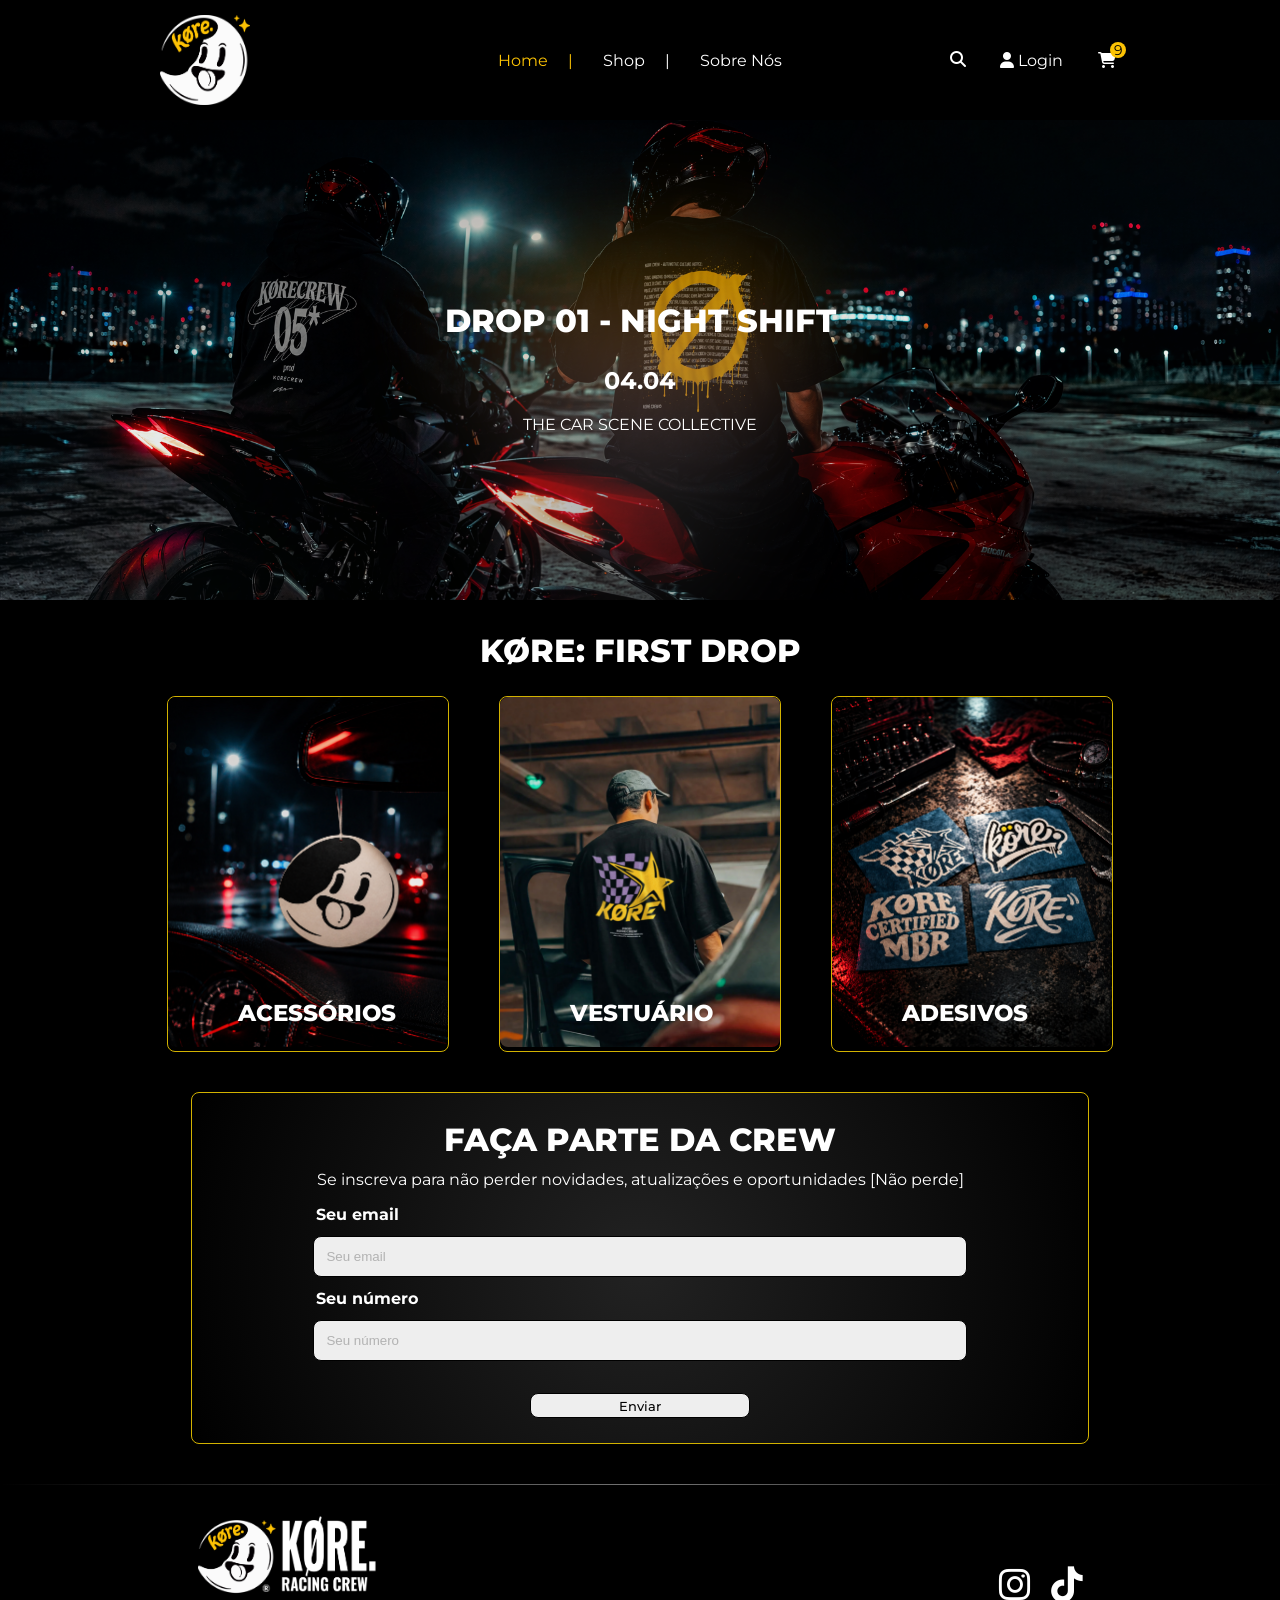
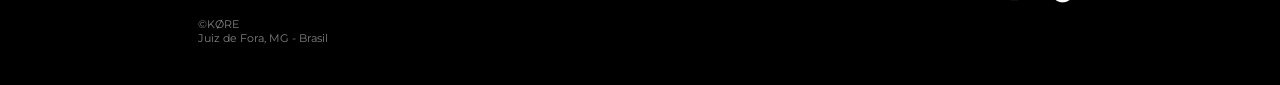
<file: index.html>
<!DOCTYPE html>
<html>
<head>
    <meta name="viewport" content="width=device-width, initial-scale=1.0">
    <link rel="icon" href="images/korelogo.png" type="image/png">
    <title>køre</title>
    <link rel="preconnect" href="https://fonts.googleapis.com">
    <link rel="preconnect" href="https://fonts.gstatic.com" crossorigin>
    <link href="https://fonts.googleapis.com/css2?family=Montserrat:ital,wght@0,100..900;1,100..900&display=swap" rel="stylesheet">
    <link rel="stylesheet" href="https://cdnjs.cloudflare.com/ajax/libs/font-awesome/6.5.0/css/all.min.css">
    <link rel="stylesheet" href="style.css">
</head>

<body>
    <header>
        <div class="header-container">
            <button class="menu-hamburger">
                <i class="fa-solid fa-bars"></i>
            </button>
            <a href="index.html" class="header-logo">
                <img src="images/korelogo.png" width="150">
            </a>
            <nav>
                <a href="index.html" class="active">Home</a>
                <a href="shop.html">Shop</a>
                <a href="sobre-nós.html">Sobre Nós</a>
            </nav>
            <div class="header-actions">
                <button>
                    <i class="fa-solid fa-search"></i>
                </button>
                <a href="login.html" class="login-link">
                    <i class="fa-solid fa-user"></i>
                    <span>Login</span>
                </a>
                <a href="carrinho.html" class="cart">
                    <i class="fa-solid fa-cart-shopping"></i>
                    <span>9</span>
                </a>
            </div>
        </div>
        <div class="menu-mobile">
            <a href="index.html">Home</a>
            <a href="shop.html">Shop</a>
            <a href="sobre-nós.html">Sobre Nós</a>
        </div>
    </header>
    
    <main>
        <section class="banner">
            <img src="images/bannerprincipal.png">
            <div class="banner-content">
               <h1>DROP 01 - NIGHT SHIFT</h1>
                <h2>04.04</h2>
                <p>THE CAR SCENE COLLECTIVE</p> 
            </div>  
        </section>
        <section class="drop">
            <h2>KØRE: FIRST DROP</h2>
            <div class="drop-content">
                <a href="acessorios.html" class="drop-card">
                    <img src="images/criativoaromatizador.png">
                    <h2>ACESSÓRIOS</h2>
                </a>
                <a href="camisetas.html" class="drop-card">
                    <img src="images/starboyshirt.jpg">
                    <h2>VESTUÁRIO</h2>
                </a>
                <a href="adesivos.html" class="drop-card">
                    <img src="images/criativoadesivos.png">
                    <h2> ADESIVOS</h2>
                </a>
            </div>
            </section>
        <section class="newsletter">
            <h1>FAÇA PARTE DA CREW</h1>
            <p>Se inscreva para não perder novidades, atualizações e oportunidades [Não perde]</p>
            <div class="newsletter-content">
                <label for="email">Seu email</label>
                <input id="email" type="email" placeholder="Seu email">
                <label for="number">Seu número</label>
                <input id="number" type="number" placeholder="Seu número">
                <button>Enviar</button>
            </div>
        </section>
    </main>
    <footer>
        <div class="footer-container">
            <div class="footer-left">
                <img src="images/krclogo.png" alt="logokorefooter">
                <div class="footer-text">
                    <p>©KØRE</p>
                    <p>Juiz de Fora, MG - Brasil</p>
            </div>
        </div>
              
        
        <div class="footer-right">
            <a href="https://www.instagram.com/korecrew.co/" target="_blank">
                <i class="fa-brands fa-instagram"></i>
            </a>
            <a href="https://www.tiktok.com/@korecrew.co?_r=1&_t=ZS-95cFdVkS3Av" target="_blank">
                <i class="fa-brands fa-tiktok"></i>
            </a>
        </div>
    </footer>

<script src="script.js"></script>
</body>
</html>
</file>
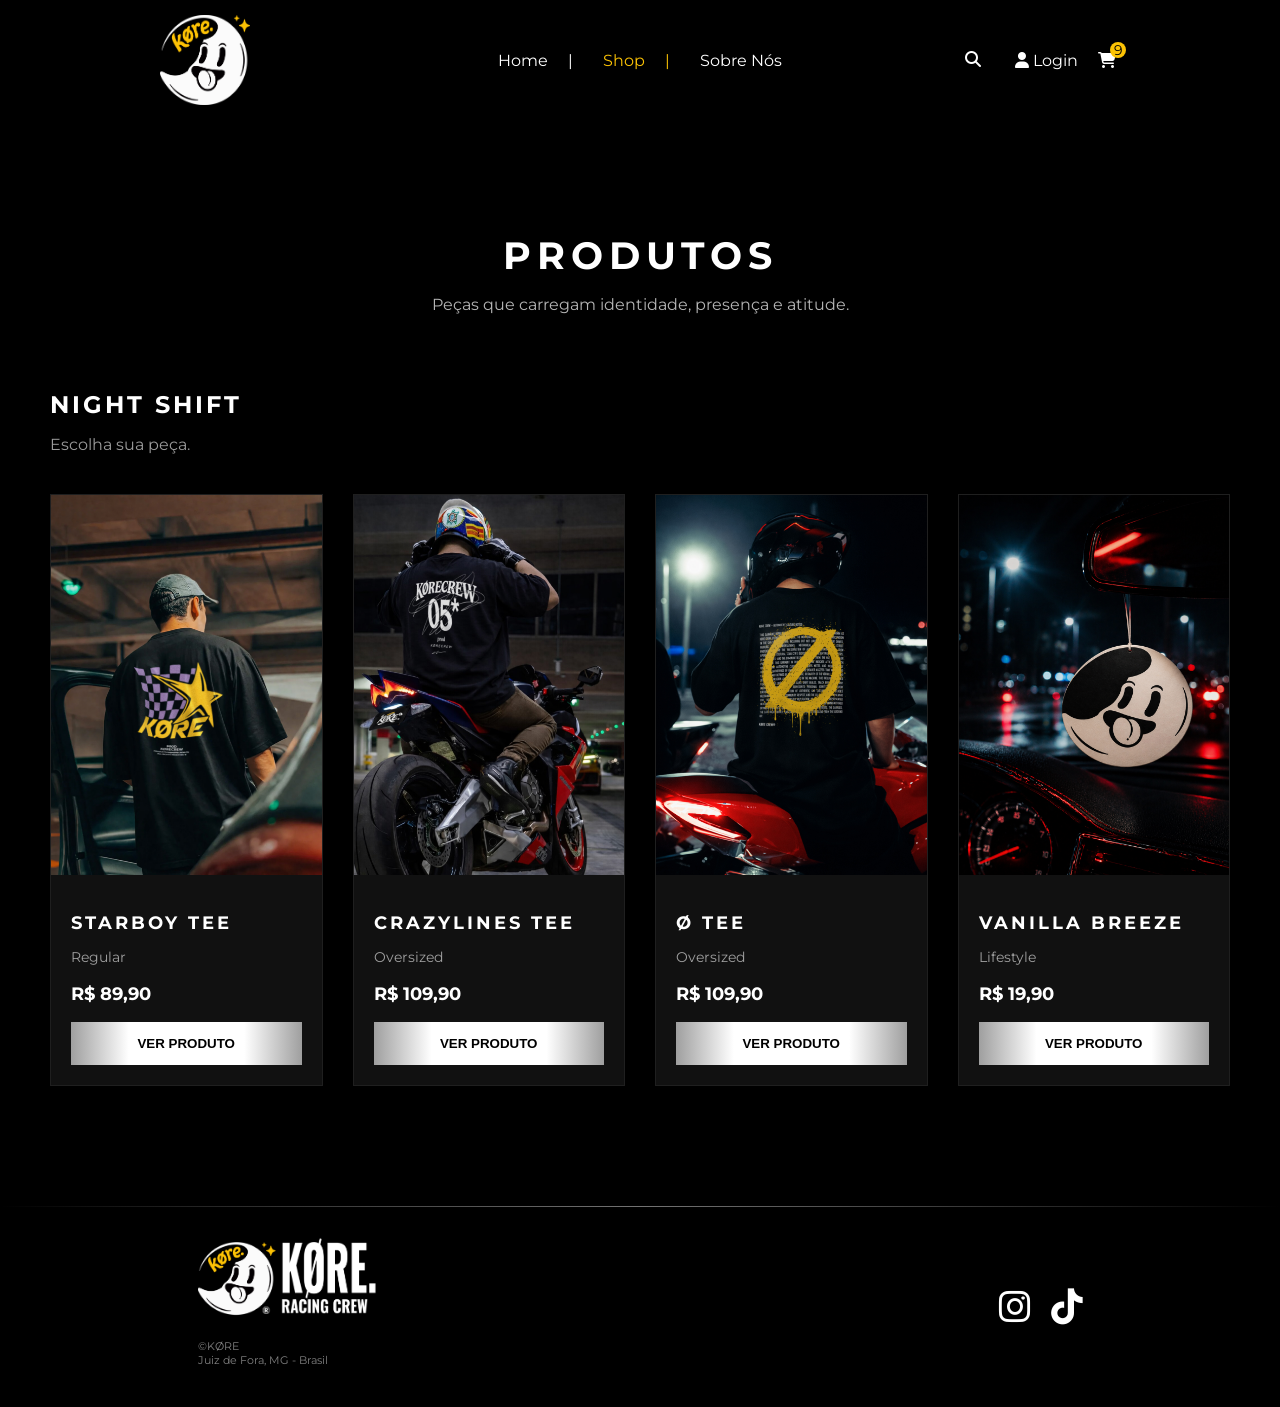
<file: shop.html>
<!DOCTYPE html>
<html>
<head>
    <meta name="viewport" content="width=device-width, initial-scale=1.0">  
    <link rel="icon" href="images/korelogo.png" type="image/png">
    <title>køre</title>
    <link rel="preconnect" href="https://fonts.googleapis.com">
    <link rel="preconnect" href="https://fonts.gstatic.com" crossorigin>
    <link href="https://fonts.googleapis.com/css2?family=Montserrat:ital,wght@0,100..900;1,100..900&display=swap" rel="stylesheet">
    <link rel="stylesheet" href="https://cdnjs.cloudflare.com/ajax/libs/font-awesome/6.5.0/css/all.min.css">
    <link rel="stylesheet" href="style.css">
    <link rel="stylesheet" href="produtos.css">
</head>

<body>
    <header>
        <div class="header-container">
            <a href="index.html" class="header-logo"><img src="images/korelogo.png" width="150"></a>
            <nav>
                <a href="index.html">Home</a>
                <a href="shop.html" class="active">Shop</a>
                <a href="sobre-nós.html">Sobre Nós</a>
            </nav>
            <div class="header-actions">
                <button>
                    <i class="fa-solid fa-search"></i>
                </button>
                <a href="login.html"><i class="fa-solid fa-user"></i>Login</a>
                <a href="carrinho.html" class="cart">
                    <i class="fa-solid fa-cart-shopping"></i>
                    <span>9</span>
                </a>
            </div>
        </div>
    </header>

    <main class="produtos-page">
        <section class="produtos-hero">
            <h1>PRODUTOS</h1>
            <p>Peças que carregam identidade, presença e atitude.</p>
        </section>

        <section class="produtos-lista">
            <div class="produtos-topo">
                <h2>NIGHT SHIFT</h2>
                <p>Escolha sua peça.</p>
            </div>
            <div class="produtos-grid">
                <article class="produto-card">
                    <img src="images/starboyshirt.jpg" alt="Camiseta Starboy">
                    <div class="produto-info">
                        <h3>STARBOY TEE</h3>
                        <p class="produto-modelo">Regular</p>
                        <p class="produto-preco">R$ 89,90</p>
                        <button>VER PRODUTO</button>
                    </div>
                </article>
                
                <article class="produto-card">
                    <img src="images/crazylinesshirt.jpg" alt="Camiseta Crazylines">
                    <div class="produto-info">
                        <h3>CRAZYLINES TEE</h3>
                        <p class="produto-modelo">Oversized</p>
                        <p class="produto-preco">R$ 109,90</p>
                        <button>VER PRODUTO</button>
                    </div>
                </article>

                <article class="produto-card">
                    <img src="images/øshirt.jpg" alt="Camiseta Ø">
                    <div class="produto-info">
                        <h3>Ø TEE</h3>
                        <p class="produto-modelo">Oversized</p>
                        <p class="produto-preco">R$ 109,90</p>
                        <button>VER PRODUTO</button>
                    </div>
                </article>

                <article class="produto-card">
                    <img src="images/criativoaromatizador.png" alt="aromatizador">
                    <div class="produto-info">
                        <h3>VANILLA BREEZE</h3>
                        <p class="produto-modelo">Lifestyle</p>
                        <p class="produto-preco">R$ 19,90</p>
                        <button>VER PRODUTO</button>
                    </div>
                </article>
            </div>
        </section>

    </main>






    <footer>
        <div class="footer-container">
            <div class="footer-left">
                <img src="images/krclogo.png" alt="logokorefooter">
                <div class="footer-text">
                    <p>©KØRE</p>
                    <p>Juiz de Fora, MG - Brasil</p>
            </div>
        </div>
              
        
        <div class="footer-right">
            <a href="https://www.instagram.com/korecrew.co/" target="_blank">
                <i class="fa-brands fa-instagram"></i>
            </a>
            <a href="https://www.tiktok.com/@korecrew.co?_r=1&_t=ZS-95cFdVkS3Av" target="_blank">
                <i class="fa-brands fa-tiktok"></i>
            </a>
        </div>
    </footer>

<script src="script.js"></script>
</body>
</html>
</file>
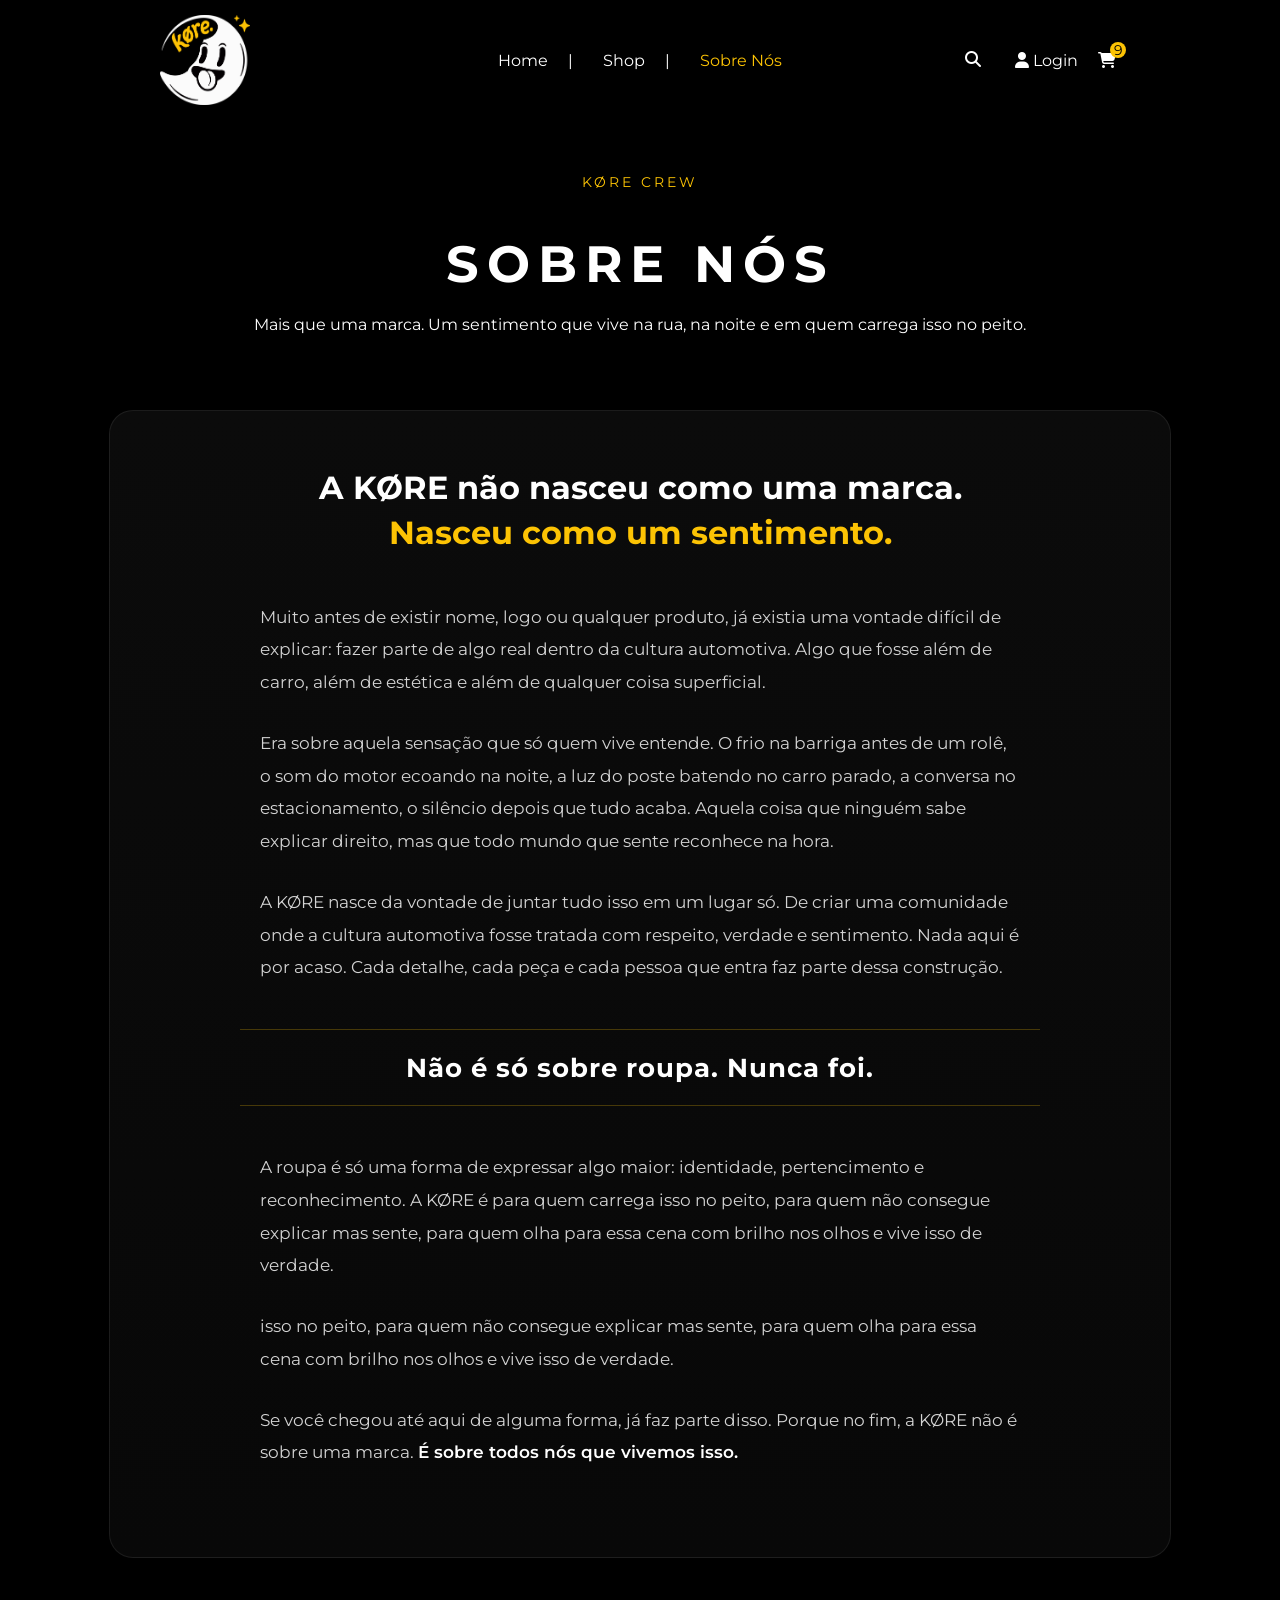
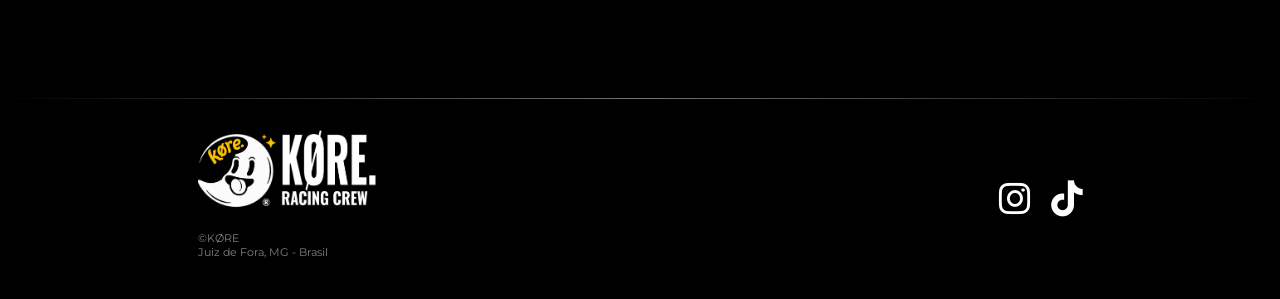
<file: sobre-nós.html>
<!DOCTYPE html>
<html>
<head>
    <meta name="viewport" content="width=device-width, initial-scale=1.0">
    <link rel="icon" href="images/korelogo.png" type="image/png">
    <title>køre</title>
    <link rel="preconnect" href="https://fonts.googleapis.com">
    <link rel="preconnect" href="https://fonts.gstatic.com" crossorigin>
    <link href="https://fonts.googleapis.com/css2?family=Montserrat:ital,wght@0,100..900;1,100..900&display=swap" rel="stylesheet">
    <link rel="stylesheet" href="https://cdnjs.cloudflare.com/ajax/libs/font-awesome/6.5.0/css/all.min.css">
    <link rel="stylesheet" href="style.css">
    <link rel="stylesheet" href="sobre-nós.css">
</head>

<body>
    <header>
        <div class="header-container">
            <a href="index.html" class="header-logo"><img src="images/korelogo.png" width="150"></a>
            <nav>
                <a href="index.html">Home</a>
                <a href="shop.html">Shop</a>
                <a href="sobre-nós.html" class="active">Sobre Nós</a>
            </nav>
            <div class="header-actions">
                <button>
                    <i class="fa-solid fa-search"></i>
                </button>
                <a href="login.html"><i class="fa-solid fa-user"></i>Login</a>
                <a href="carrinho.html" class="cart">
                    <i class="fa-solid fa-cart-shopping"></i>
                    <span>9</span>
                </a>
            </div>
        </div>
    </header>   

    <main class="sobre-nos-page">
        <section class="sobre-nos-hero">
            <p class="sobre-tag">KØRE CREW</p>
            <h1>SOBRE NÓS</h1>
            <p class="sobre-titulo">Mais que uma marca. Um sentimento que vive na rua, na noite e em quem carrega isso no peito.</p>
        </section>

        <section class="sobre-manifesto">
            <div class="manifesto-box">
                <p class="manifesto-intro">A KØRE não nasceu como uma marca.
                <span>Nasceu como um sentimento.</span>
                </p>

                <div class="manifesto-texto">
                    <p>
                        Muito antes de existir nome, logo ou qualquer produto, já existia uma vontade difícil de explicar: fazer parte de algo real dentro da cultura automotiva. Algo que fosse além de carro, além de estética e além de qualquer coisa superficial.
                    </p>

                    <p>
                        Era sobre aquela sensação que só quem vive entende. O frio na barriga antes de um rolê, o som do motor ecoando na noite, a luz do poste batendo no carro parado, a conversa no estacionamento, o silêncio depois que tudo acaba. Aquela coisa que ninguém sabe explicar direito, mas que todo mundo que sente reconhece na hora.
                    </p>

                    <p>
                        A KØRE nasce da vontade de juntar tudo isso em um lugar só. De criar uma comunidade onde a cultura automotiva fosse tratada com respeito, verdade e sentimento. Nada aqui é por acaso. Cada detalhe, cada peça e cada pessoa que entra faz parte dessa construção.
                    </p> 
                </div>

                <p class="manifesto-destaque">
                    Não é só sobre roupa. Nunca foi.
                </p>

                <div class="manifesto-texto">
                    <p>
                        A roupa é só uma forma de expressar algo maior: identidade, pertencimento e reconhecimento. A KØRE é para quem carrega isso no peito, para quem não consegue explicar mas sente, para quem olha para essa cena com brilho nos olhos e vive isso de verdade.
                    </p>

                    <p>
                        isso no peito, para quem não consegue explicar mas sente, para quem olha para essa cena com brilho nos olhos e vive isso de verdade.
                    </p>

                    <p>
                        Se você chegou até aqui de alguma forma, já faz parte disso. Porque no fim, a KØRE não é sobre uma marca.
                        <span>É sobre todos nós que vivemos isso.</span>
                    </p>
                </div>
            </div>
        </section>
    </main> 






    <footer>
        <div class="footer-container">
            <div class="footer-left">
                <img src="images/krclogo.png" alt="logokorefooter">
                <div class="footer-text">
                    <p>©KØRE</p>
                    <p>Juiz de Fora, MG - Brasil</p>
            </div>
        </div>
              
        
        <div class="footer-right">
            <a href="https://www.instagram.com/korecrew.co/" target="_blank">
                <i class="fa-brands fa-instagram"></i>
            </a>
            <a href="https://www.tiktok.com/@korecrew.co?_r=1&_t=ZS-95cFdVkS3Av" target="_blank">
                <i class="fa-brands fa-tiktok"></i>
            </a>
        </div>
    </footer>

<script src="script.js"></script>
</body>
</html>
</file>
<file: style.css>
body {
    font-family: "Montserrat";
    background-color: rgb(0, 0, 0);
    color: white;
    margin: 0;
    padding-top: 120px;
}
header {
    position: fixed;
    top: 0;
    left: 0;
    width: 100%;
    background-color: black;
    z-index: 1000;
}

.header-container {
    max-width: 75%;
    margin: 0 auto;
    min-height: 120px;
    display: grid;
    grid-template-columns: 1fr auto 1fr;
    align-items: center;
}
header button {
    font-size: 16px;
    background: none;
    border: none;
    color: white;
    margin-right: 25px;
    cursor: pointer;
    transition: all 0.3s;
}
header button:hover {
    color: rgb(252, 195, 4);
    transition: 0.3s;
    transform: scale(1.2);
}
header nav {
    display: flex;
    align-items: center;
    justify-self: center;
    gap: 30px;
}

.header-actions {
    display: flex;
    align-items: center;
    justify-self: end;
    gap: 20px;
}

.header-actions button {
    margin-right: 8px;
}

.login-link {
    margin-right: 15px;
}

header nav a {
    color: white;
    text-decoration: none;
    transition: all 0.3s;
}
.header-actions a {
    color: white;
    text-decoration: none;
    transition: all 0.3s;
    display: inline-flex;
    align-items: center;
}
.header-actions a i {
    margin-right: 4px;
}
.cart {
    position: relative;
}
.cart span {
    position: absolute;
    background-color: rgb(252, 195, 4);
    color: black;
    border-radius: 50%;
    top: -10px;
    right: -6px;
    width: 16px;
    height: 16px;
    font-size: 14px;
    display: flex;
    align-items: center;
    justify-content: center;
}
.header-actions a:hover {
    color: rgb(252, 195, 4);
    transform: scale(1.1);
}
header nav a:hover {
    color: rgb(252, 195, 4);
    transform: scale(1.1);
}
header nav a.active {
    color: rgb(252, 195, 4);
} 
header nav a:not(:last-child)::after {
    content: "|";
    margin-left: 20px;
}

.header-logo {
    display: inline-flex;
    align-items: center;
    justify-self: start;
    width: fit-content;
}

.header-logo img {
    display: block;
    width: 90px;
    height: 90px;
}

.banner img {
    width: 100%;
}

.banner {
    position: relative;
}

.banner h1 {
    font-family: 'Montserrat', sans-serif;
    font-weight: 800;
    font-size: xx-large;
}
.banner-content {
    position: absolute;
    top: 50%;
    left: 50%;
    transform: translate(-50%, -50%);
    text-align: center;
}


.drop img {
    width: 280px;
    border-radius: 8px;
}

.drop {
    text-align: center;
}

.drop h2 {
    font-family: 'Montserrat';
    font-weight: 800;
    font-size: xx-large;
}

.drop-content {
    position: relative;
    display: flex;
    flex-direction: row;
    justify-content: center;
    align-items: center;
    gap: 50px;

    text-align: center;

    z-index: 1;
}

.drop-card {
    border-radius: 8px;
    border: .1px solid rgb(210, 178, 0);
    position: relative;
}

.drop-card h2 {
    font-family: 'Montserrat';
    font-weight: 800;
    font-size: 23px;
    position: absolute;
    top: 80%;
    left: 25%;
    color: white;
}

.newsletter-content label {
    align-content: start;
}


.newsletter {
    border-radius: 8px;
    font-family: 'montserrat', sans-serif;
    margin:40px auto 0;
    display: flex;
    align-items: center;
    flex-direction: column;
    max-width: 70%;
    background: radial-gradient(circle, rgb(34, 34, 34), rgb(0, 0, 0));
    text-align: center;
    padding-bottom: 25px;
    border: 1px solid rgb(210, 178, 0);
}

.newsletter-content label {
    align-self: start;
    margin-left: -10px;
}


.newsletter h1 {
    font-family: 'Montserrat';
    font-weight: 800;
    font-size: xx-large;    
}
.newsletter p {
    margin-top: -15px;
}
.newsletter-content {
    gap: 12px;
    font-family: 'Montserrat';
    font-weight: bold;
    width: 70%;
    display: flex;
    flex-direction: column;
    align-items: center;
    
}

.newsletter-content input {
    width: 100%;
    padding: 12px;
    background-color: rgb(238, 238, 238);
    color: black;
    border: 1.3px solid rgb(0, 0, 0);
    border-radius: 8px;
    color: white;
}

.newsletter input::placeholder {
    color: rgb(120, 120, 120);
    opacity: 50%;
}

.newsletter-content button {
    font-family: 'Montserrat';
    color: black;
    background-color: rgb(238, 238, 238);
    font-weight: 490;
    margin-top: 20px;
    width: 35%;
    border: 1.5px solid rgb(0, 0, 0);
    border-radius: 8px;
    height: 25px;
}

.footer-container {
    max-width: 75%;
    margin: 0 auto;

    display: flex;
    justify-content: space-between;
    align-items: center;
}
footer {
    border-top: 1px solid transparent;
    border-image: linear-gradient(to right, transparent, rgba(255,255,255,0.45), transparent) 1;
    padding-top: 40px;
    margin-top: 40px;
    padding: 40px 50px;
}

.footer-left {
    display: flex;
    flex-direction: column;
    gap: 10px;
}

.footer-left img {
    margin-top: -10px;
    padding-bottom: 10px;
    width: 180px;
}

.footer-text p {
    margin: 0;
    font-size: 11px;
    color: gray;
}

.footer-right {
    gap: 20px;
    color: white;
    font-size: 36px;
    display: flex;
    flex-direction: row;
    align-items: center;
}

.footer-right a {
    color: white;
}

.footer-right a:hover {
    color: rgb(252, 195, 4);
    transition: 0.3s;
    transform: scale(1.1);
}


/* RESPONSIVO MOBILE */

@media (max-width: 768px) {
    body {
        padding-top: 95px;
    }

    .header-container {
        max-width: 100%;
        min-height: 90px;
        padding: 0 16px;
        grid-template-columns: auto 1fr auto;
    }

    .header-logo {
        justify-self: center;
    }

    .header-logo img {
        width: 72px;
        height: 72px;
    }

    .menu-hamburger {
        display: block;
        justify-self: start;
        margin-left: 0;
        font-size: 22px;
    }

    header nav {
        display: none;
    }

    .header-actions {
        gap: 12px;
    }

    .header-actions button {
        margin-right: 0;
    }

    .login-link span {
        display: none;
    }

    .menu-mobile {
        top: 100%;
        padding: 18px 14px 20px;
    }

    .menu-mobile a {
        font-size: 1rem;
    }

    .banner {
        position: relative;
        height: 250px;
        overflow: hidden;
    }

    .banner img {
        width: 100%;
        display: block;
        min-height: 230px;
        object-fit: cover;
    }

    .banner-content {
        position: absolute;
        top: 50%;
        left: 50%;
        transform: translate(-50%, -50%);
        width: 88%;
        text-align: center;
    }

    .banner h1 {
        font-size: 1.15rem;
        margin-bottom: 8px;
    }

    .banner h2 {
        font-size: 0.95rem;
        margin: 8px 0;
    }

    .banner p {
        font-size: 0.7rem;
        line-height: 1.4;
    }

        .drop {
        padding: 10px 14px 0;
    }

    .drop h2 {
        font-size: 2rem;
        margin-bottom: 22px;
    }

    .drop-content {
        display: grid;
        grid-template-columns: repeat(2, 1fr);
        gap: 20px;
        padding: 0 18px;
    }

    .drop-card {
        width: 100%;
        max-width: 320px;
        margin: 0 auto;
    }

    .drop

    .drop img {
        width: 100%;
        aspect-ratio: 1 / 1.25;
        object-fit: cover;
    }

    .drop-card h2 {
        font-size: 1rem;
        left: 50%;
        top: 78%;
        transform: translateX(-50%);
        width: 100%;
        text-align: center;
    }


    .newsletter {
        max-width: calc(100% - 28px);
        margin: 30px auto 0;
        padding: 24px 16px 28px;
    }

    .newsletter h1 {
        font-size: 1.2rem;
        line-height: 1.2;
        margin-bottom: 12px;
    }

    .newsletter p {
        font-size: 0.9rem;
        line-height: 1.5;
        margin-top: 0;
    }

    .newsletter-content {
        width: 100%;
    }

    .newsletter-content input {
        width: 100%;
        box-sizing: border-box;
    }

    .newsletter-content button {
        width: 100%;
        max-width: 140px;
        height: 38px;
    }

    footer {
        padding: 30px 16px;
    }

    .footer-container {
        max-width: 100%;
        flex-direction: column;
        align-items: flex-start;
        gap: 24px;
    }

    .footer-left img {
        width: 140px;
    }

    .footer-right {
        font-size: 30px;
        gap: 16px;
    }
}


/* MENU HAMBURGER */

  .menu-hamburger {
    display: none;
    background: none;
    border: none;
    color: white;
    font-size: 22px;
    cursor: pointer;  
    justify-self: start;
}

.menu-mobile {
    display: none;
    position: absolute;
    top: 100%;
    left: 0;
    width: 100%;
    background-color: black;
    padding: 20px;
    flex-direction: column;
    gap: 15px;
    border-top: 1px solid rgba(255,255,255,0.1);
}

.menu-mobile.active {
    display: flex;
}

.menu-mobile a {
  color: white;
  text-decoration: none;
  font-size: 1.1rem;
}

.menu-mobile a:hover {
  color: rgb(252, 195, 4);
}
</file>
<file: produtos.css>
main {
  padding-top: 80px;
}

.produtos-page .produtos-hero {
  text-align: center;
  padding: 0px 20px 40px;
}

.produtos-page .produtos-hero h1 {
  font-size: 2.4rem;
  letter-spacing: 6px;
  margin-bottom: 15px;
}

.produtos-page .produtos-hero p {
  color: #b5b5b5;
  font-size: 1rem;
}

.produtos-page .produtos-lista {
  padding: 0 50px 80px;
}

.produtos-page .produtos-topo {
  margin-bottom: 40px;
}

.produtos-page .produtos-topo h2 {
  font-size: 1.5rem;
  letter-spacing: 3px;
  margin-bottom:  10px;
}

.produtos-page .produtos-topo p {
  color: #9a9a9a;
}

.produtos-page .produtos-grid {
  display: grid;
  grid-template-columns: repeat(auto-fit, minmax(260px, 1fr));
  gap: 30px;
}

.produtos-page .produto-card {
  background-color: #111;
  border: 1px solid rgba(255,255,255,0.06);;
  overflow: hidden;
  transition: 0.3s;
}

.produtos-page .produto-card:hover {
  transform: translateY(-8px);
  border: 1px solid gold;
}

.produtos-page .produto-card img {
  width: 100%;
  height: 380px;
  object-fit: cover;
  display: block;
}

.produtos-page .produto-info {
  padding: 20px;
}

.produtos-page .produto-info h3 {
  font-size: 1.1rem;
  letter-spacing: 3px;
  margin-bottom: 10px;
}

.produtos-page .produto-modelo {
  color: #9f9f9f;
  font-size: 0.9rem;
  margin-bottom: 12px;
}

.produtos-page .produto-preco {
  font-size: 1.1rem;
  font-weight: bold;
  margin-bottom: 18px;
}

.produtos-page .produto-info button {
  width: 100%;
  padding: 14px;
  background: linear-gradient(to right, #9f9f9f,white, white, white, #9f9f9f);
  color: black;
  border: none;
  cursor: pointer;
  font-weight: bold;
  transition: 0.3s;
}

.produtos-page .produto-info button :hover {
  background: #d6d6d6;
}

@media (max-width: 768px) {

}
</file>
<file: sobre-nós.css>
main.sobre-nos-page {
    padding-bottom: 100px;
}

/* HERO */

.sobre-nos-hero {
    text-align: center;
    padding: 40px 20px 60px;
    max-width: 900px;
    margin: 0 auto;
}

.sobre-tag {
    color: rgb(252,195,4);
    font-size: 0.85rem;
    letter-spacing: 3px;
    text-transform: uppercase;
    margin-bottom: 18px;
}

.sobre-nos-hero h1 {
    color: white;
    font-size: 3.2rem;
    letter-spacing: 8px;
    margin-bottom: 20px;
}

.sobre-subtitulo {
    color: #a6a6a6;
    font-size: 1.05rem;
    line-height: 1.8;
    max-width: 700px;
    margin: 0 auto;
}

/* BLOCO PRINCIPAL */

.sobre-manifesto {
    padding: 0 20px;
}

.sobre-manifesto span {
    color: rgb(252,195,4);
}

.manifesto-box {
    max-width: 950px;
    margin: 0 auto;
    padding: 55px 55px 60px;
    background: linear-gradient(to bottom, #0b0b0b, #080808);
    border: 1px solid rgba(255,255,255, 0.08);
    border-radius: 24px;
    box-shadow: 0 0 40px rgba(0,0,0, 0.35);
}

/* INTRODUÇÃO */

.manifesto-intro {
    color: white;
    font-size: 2rem;
    font-weight: 700;
    line-height: 1.4;
    text-align: center;
    max-width: 700px;
    margin: 0 auto 45px;
}

/* TEXTO */

.manifesto-texto {
    max-width: 760px;
    margin: 0 auto;
}

.manifesto-texto p {
    color: #d3d3d3;
    font-size: 1.05rem;
    line-height: 1.95;
    margin-bottom: 28px;
}

.manifesto-texto span {
    color: white;
    font-weight: 600;
}

/* FRASES DE DESTAQUE */

.manifesto-destaque {
    color: white;
    font-size: 1.6rem;
    font-weight: 700;
    letter-spacing: 1px;
    text-align: center;
    margin: 45px auto;
    padding: 22px 20px;
    max-width: 760px;
    border-top: 1px solid rgba(252,195,4, 0.25);
    border-bottom: 1px solid rgba(252,195,4, 0.25);
}
</file>
